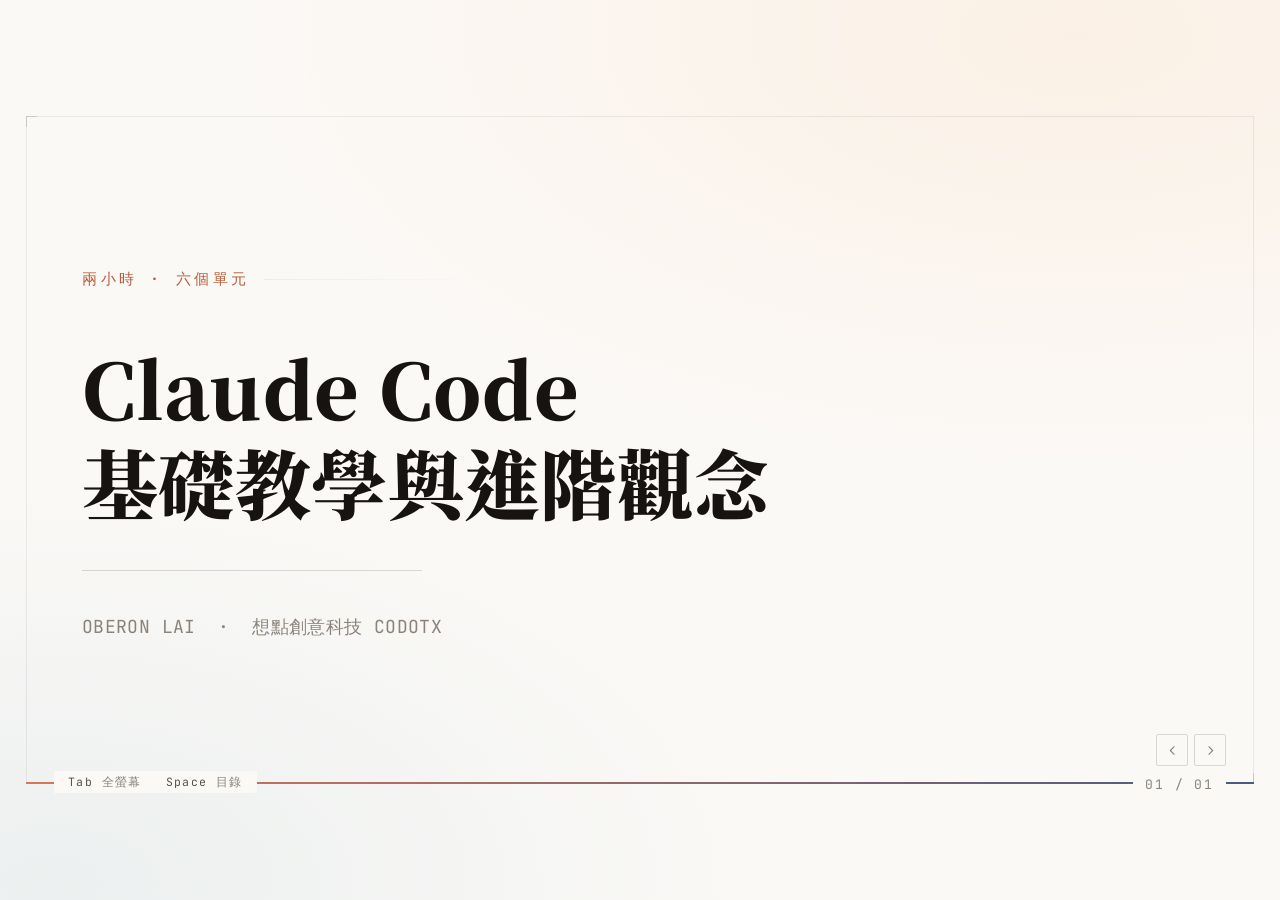
<file: index.html>
<!doctype html>
<html lang="zh-Hant">
<head>
<meta charset="utf-8">
<meta name="viewport" content="width=device-width,initial-scale=1">
<title>Claude Code 基礎教學與進階觀念</title>
<link rel="stylesheet" href="assets/deck.css">
</head>
<body data-unit-name="" data-next="toc.html" data-home="toc.html">
<div id="viewport"><div id="stage">

<section class="slide" data-sec="">
  <div class="stack g24">
    <div class="kicker r">兩小時 · 六個單元</div>
    <h1 class="r mega" style="--d:.08s; font-size:76px; line-height:1.24">Claude Code<br>基礎教學與進階觀念</h1>
    <div class="rule short r" style="--d:.3s; margin:16px 0"></div>
    <div class="note r" style="--d:.36s">OBERON LAI &nbsp;·&nbsp; 想點創意科技 CODOTX</div>
  </div>
</section>

</div></div>
<script src="assets/deck.js"></script>
</body>
</html>
</file>
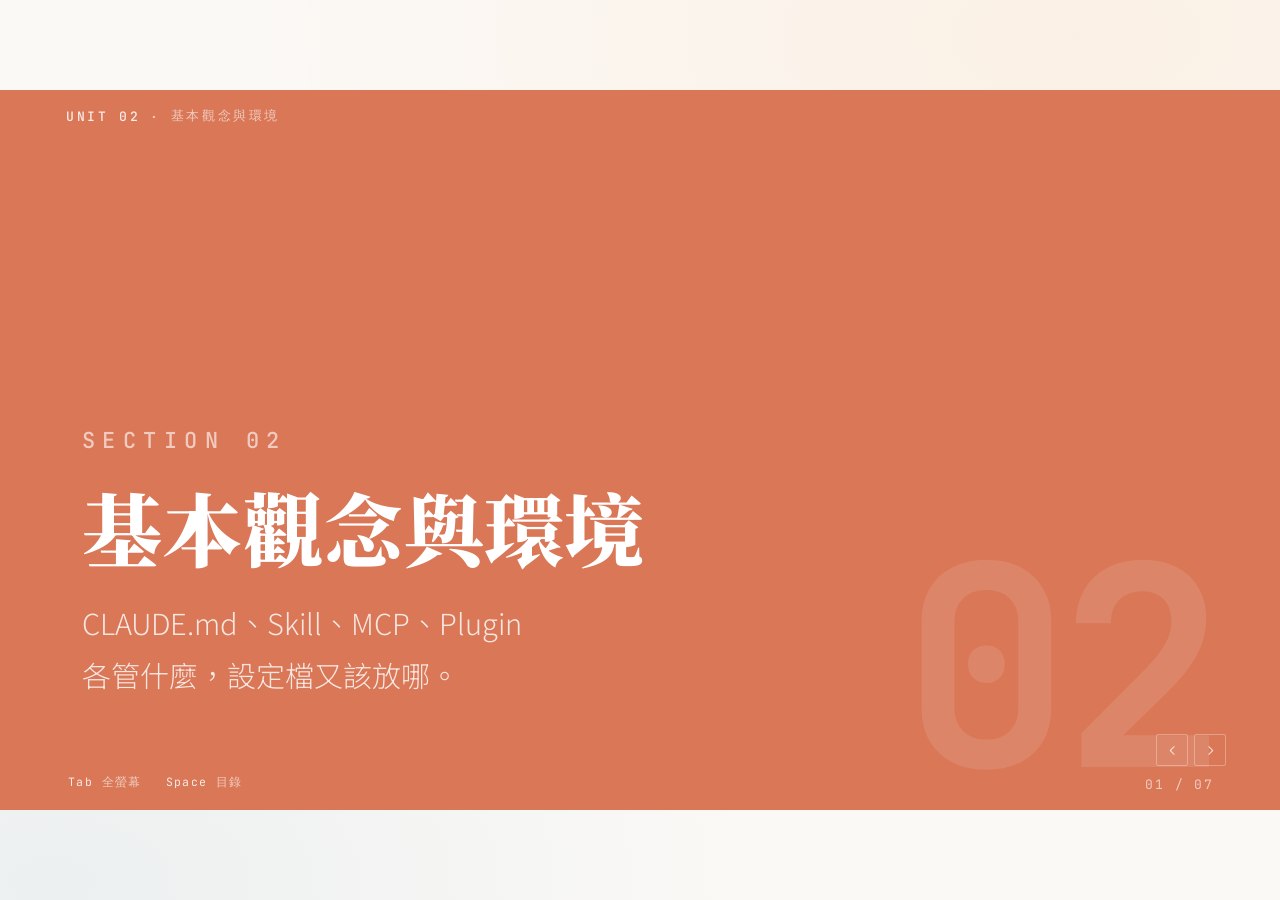
<file: 02-basics.html>
<!doctype html>
<html lang="zh-Hant">
<head>
<meta charset="utf-8">
<meta name="viewport" content="width=device-width,initial-scale=1">
<title>UNIT 02 基本觀念與環境｜Claude Code 基礎教學與進階觀念</title>
<link rel="stylesheet" href="assets/deck.css">
</head>
<body data-unit="02" data-unit-name="基本觀念與環境" data-prev="01-checkup.html" data-next="03-session.html" data-home="toc.html">
<div id="viewport"><div id="stage">

<section class="slide sec o" data-sec="基本觀念與環境">
  <div class="ghostno">02</div>
  <div class="secno r">SECTION 02</div>
  <h1 class="r mega" style="--d:.12s; font-size:80px">基本觀念與環境</h1>
  <p class="lead r" style="--d:.24s; margin-top:22px">CLAUDE.md、Skill、MCP、Plugin<br>各管什麼，設定檔又該放哪。</p>
</section>
<section class="slide" data-sec="四層分工：先分兩類">
  <h1 class="r h1s" style="--d:.08s; font-size:46px; margin-bottom:30px">每次都載入的要短，用到才載入的可以長。</h1>
  <div class="cols c-2 r" style="--d:.18s; gap:44px">
    <div class="stack g16">
      <div class="code dark" style="font-size:30px; padding:20px 26px"><span class="k">每次都載入</span></div>
      <p class="body" style="font-size:23px"><b>CLAUDE.md</b>、記憶檔。<br>每一輪都在花錢背它，只放不會變的事實。</p>
    </div>
    <div class="stack g16">
      <div class="code dark" style="font-size:30px; padding:20px 26px"><span style="color:#9FB6E8">用到才載入</span></div>
      <p class="body" style="font-size:23px"><b>Skill</b>、MCP / Plugin。<br>被叫到才進 context，平常零成本。</p>
    </div>
  </div>
</section>
<section class="slide" data-sec="事實 vs 流程">
  <h1 class="r h1s" style="--d:.08s; font-size:46px; margin-bottom:30px">每次都要知道的是事實，用到才要的是流程。</h1>
  <div class="cols c-2 r" style="--d:.18s; gap:44px">
    <div class="stack g16">
      <div class="code dark" style="font-size:30px; padding:20px 26px"><span class="k">CLAUDE.md</span></div>
      <p class="body" style="font-size:23px">「我叫小賴」「所有回覆用繁體中文」<br><b>每次都要知道，而且很短。</b></p>
    </div>
    <div class="stack g16">
      <div class="code dark" style="font-size:30px; padding:20px 26px"><span style="color:#9FB6E8">Skill</span></div>
      <p class="body" style="font-size:23px">「先幫我清查老站的文章有哪些類型」<br><b>用到那件事才需要載入。</b></p>
    </div>
  </div>
</section>
<section class="slide" data-sec="Skill 放哪裡">
  <h1 class="r h1s" style="--d:.08s; font-size:46px; margin-bottom:30px">只有一個專案在用的流程，就放專案裡。</h1>
  <div class="cols c-2 r" style="--d:.18s; gap:44px">
    <div class="stack g16">
      <div class="code dark" style="font-size:30px; padding:20px 26px"><span class="k">~/.claude/skills/</span></div>
      <p class="body" style="font-size:23px"><b>全域。</b>每個專案都吃得到，<br>但所有專案都要分攤它的描述額度。</p>
    </div>
    <div class="stack g16">
      <div class="code dark" style="font-size:30px; padding:20px 26px"><span style="color:#9FB6E8">.claude/skills/</span></div>
      <p class="body" style="font-size:23px"><b>專案內。</b>跟著 repo 走、可以 commit，<br>不干擾別的案子。</p>
    </div>
  </div>
</section>
<section class="slide" data-sec="記憶的三個來源">
  <h1 class="r h1s" style="--d:.08s; font-size:46px; margin-bottom:30px">記錯的記憶，比沒有記憶更貴。</h1>
  <div class="tri r" style="--d:.18s">
    <div>
      <div class="ico"><svg viewBox="0 0 24 24"><path d="M4 4h16v16H4zM8 9h8M8 13h5"/></svg></div>
      <h3>CLAUDE.md</h3>
      <p>你手寫的事實。永久、可版控、每次載入。</p>
    </div>
    <div>
      <div class="ico"><svg viewBox="0 0 24 24"><path d="M12 3a9 9 0 1 0 9 9M12 7v5l3 2"/></svg></div>
      <h3>auto memory</h3>
      <p>Claude 自己記下的。方便，但要偶爾回頭看它記了什麼。</p>
    </div>
    <div>
      <div class="ico"><svg viewBox="0 0 24 24"><path d="M6 3h9l3 3v15H6zM9 12h6M9 16h6"/></svg></div>
      <h3>/memory</h3>
      <p>手動編輯記憶的入口。要改、要刪就從這裡進去。</p>
    </div>
  </div>
</section>
<section class="slide" data-sec="WordPress 專案的設定檔">
  <h1 class="r h1s" style="--d:.08s; font-size:46px; margin-bottom:30px">共用的工具放全域，特殊狀況的放專案設定檔。</h1>
  <div class="code dark r" style="--d:.18s; font-size:18px; line-height:2.0;">
<span class="w">my-plugin/</span><br>
├─ <span class="k">CLAUDE.md</span>　　　　　　　　<span class="c">專案事實：架構、規範</span><br>
└─ <span class="w">.claude/</span><br>
　　├─ <span class="k">settings.json</span>　　　　<span class="c">可 commit，團隊共用</span><br>
　　├─ <span class="w">settings.local.json</span>　<span class="c">個人設定，別進版控</span><br>
　　├─ <span class="k">skills/</span>　　　　　　　<span class="c">這個外掛專屬的流程</span><br>
　　└─ <span class="w">agents/</span>　　　　　　　<span class="c">subagent 定義</span>
  </div>
</section>
<section class="slide" data-sec="反問｜輪到你">
  <h1 class="r h1s" style="--d:.08s; font-size:46px; margin-bottom:30px">你的 skill 有幾個放在全域？</h1>
  <div class="quote b r" style="--d:.18s">
    <p style="font-size:28px">其中有幾個，其實<b>只有一個專案在用</b>？<br>那幾個，今天就可以搬進專案裡。</p>
  </div>
</section>

</div></div>
<script src="assets/deck.js"></script>
</body>
</html>
</file>
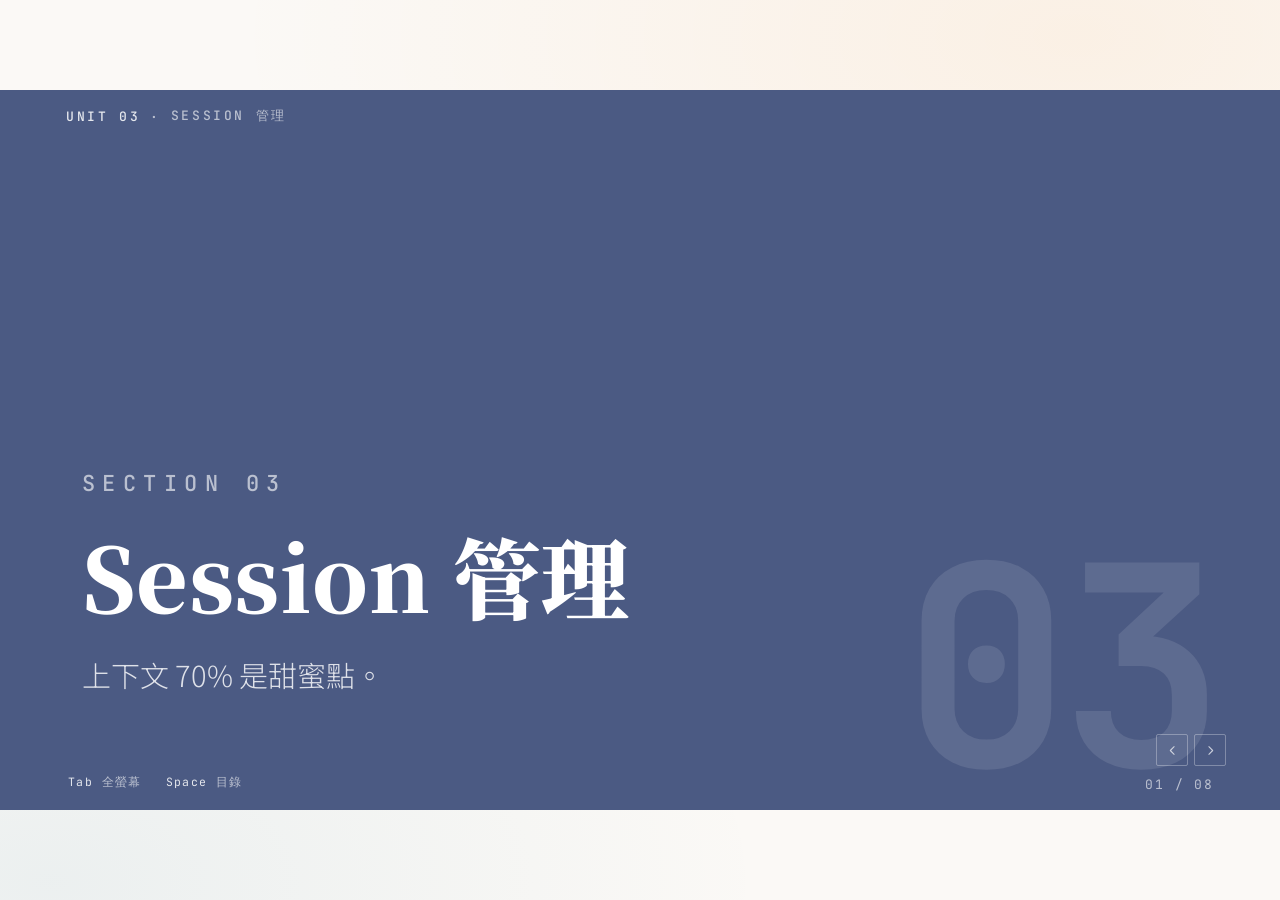
<file: 03-session.html>
<!doctype html>
<html lang="zh-Hant">
<head>
<meta charset="utf-8">
<meta name="viewport" content="width=device-width,initial-scale=1">
<title>UNIT 03 Session 管理｜Claude Code 基礎教學與進階觀念</title>
<link rel="stylesheet" href="assets/deck.css">
</head>
<body data-unit="03" data-unit-name="Session 管理" data-prev="02-basics.html" data-next="04-subagent-hook.html" data-home="toc.html">
<div id="viewport"><div id="stage">

<section class="slide sec b" data-sec="Session 管理">
  <div class="ghostno">03</div>
  <div class="secno r">SECTION 03</div>
  <h1 class="r mega" style="--d:.12s">Session 管理</h1>
  <p class="lead r" style="--d:.24s; margin-top:22px">上下文 70% 是甜蜜點。</p>
</section>
<section class="slide" data-sec="命名、resume、branch">
  <h1 class="r h1s" style="--d:.08s; font-size:46px; margin-bottom:30px">一個任務一條 session，做完就換新的。</h1>
  <div class="steps r" style="--d:.18s">
    <div class="it"><div class="no">1</div><div><div class="tx"><span class="hl">/rename</span>　給對話一個名字</div><div class="sb">「plugin-v2.3-release」比「Untitled」好找一百倍</div></div></div>
    <div class="it b"><div class="no">2</div><div><div class="tx"><span class="hl b">/resume</span>　挑一個舊對話接著做</div><div class="sb">昨天的脈絡整包回來，不用重講背景</div></div></div>
    <div class="it"><div class="no">3</div><div><div class="tx"><span class="hl">/branch</span>　從中間岔出一條新線</div><div class="sb">複製整段對話再分開走，原本那條不會被弄髒</div></div></div>
  </div>
</section>
<section class="slide" data-sec="rewind 與 checkpoint">
  <h1 class="r h1s" style="--d:.08s; font-size:46px; margin-bottom:30px">對話自己能倒帶。</h1>
  <div class="code dark r" style="--d:.18s; font-size:19px; line-height:2.05;">
<span class="c">// Claude Code 每次改檔前都存一個 checkpoint</span><br>
<span class="c">// 按 Esc Esc，或打 /rewind，挑一個點回去：</span><br>
<br>
<span class="k">▸</span> <span class="w">只退對話</span>　　程式碼保留<br>
<span class="k">▸</span> <span class="w">只退檔案</span>　　對話保留<br>
<span class="k">▸</span> <span class="w">兩個都退</span>　　整段重來
  </div>
</section>
<section class="slide" data-sec="跨 session 傳訊息">
  <h1 class="r h1s" style="--d:.08s; font-size:46px; margin-bottom:30px">用 <span class="hl">@</span> 點名另一個 session，把問題丟過去。</h1>
  <div class="code dark r" style="--d:.18s; font-size:18px; line-height:2.1;">
<span class="c">// 你在 frontend 這條，需要後端先定案</span><br>
<span class="k">@api-refactor</span> <span class="w">你那邊的 endpoint 定案了嗎？</span><br>
<br>
<span class="c">// 訊息直接送進那條 session，它回完你再繼續</span><br>
<span class="w">POST /v1/orders，欄位清單我寫在 docs/api.md</span>
  </div>
</section>
<section class="slide" data-sec="context 要盯著看">
  <h1 class="r h1s" style="--d:.08s; font-size:46px; margin-bottom:30px">context 滿了不會停，它會<span class="hl">自己砍掉前面</span>。</h1>
  <div class="pipe r" style="--d:.18s">
    <div class="node o"><div class="t">70% 以下</div><div class="s">正常做事</div></div>
    <div class="arw"><svg viewBox="0 0 24 24"><path d="M4 12h15M13 6l6 6-6 6"/></svg></div>
    <div class="node b"><div class="t">70–85%</div><div class="s">找段落收尾</div></div>
    <div class="arw"><svg viewBox="0 0 24 24"><path d="M4 12h15M13 6l6 6-6 6"/></svg></div>
    <div class="node b"><div class="t">85% 以上</div><div class="s">compact 或開新的</div></div>
  </div>
</section>
<section class="slide" data-sec="compact 還是 clear">
  <h1 class="r h1s" style="--d:.08s; font-size:46px; margin-bottom:30px">接下來要做的事，需不需要剛剛那些脈絡？</h1>
  <div class="cols c-2 r" style="--d:.18s; gap:44px">
    <div class="stack g16">
      <div class="code dark" style="font-size:30px; padding:20px 26px"><span class="k">/compact</span></div>
      <p class="body" style="font-size:23px"><b>壓縮，不是清空。</b>同一件事還沒做完，<br>但快撐不住了。</p>
    </div>
    <div class="stack g16">
      <div class="code dark" style="font-size:30px; padding:20px 26px"><span style="color:#9FB6E8">/clear</span></div>
      <p class="body" style="font-size:23px"><b>整個倒掉。</b>換題目了，<br>留著舊脈絡只會干擾判斷。</p>
    </div>
  </div>
</section>
<section class="slide" data-sec="output style：改的是怎麼講">
  <h1 class="r h1s" style="--d:.08s; font-size:46px; margin-bottom:30px">同一個答案，可以有不同講法。</h1>
  <div class="code dark r" style="--d:.18s; font-size:18px; line-height:2.0;">
<span class="c">// 打 /output-style 切換，也可以自己寫一份存起來：</span><br>
<span class="c">~/.claude/output-styles/teaching.md</span><br>
<span class="k">---</span><br>
<span class="k">name:</span> <span class="w">teaching</span><br>
<span class="k">description:</span> <span class="w">邊做邊解釋，給學員看</span><br>
<span class="k">---</span><br>
<span class="w">每改一個檔案，先講一句為什麼要改。</span>
  </div>
</section>
<section class="slide" data-sec="反問｜輪到你">
  <h1 class="r h1s" style="--d:.08s; font-size:46px; margin-bottom:30px">你上一次打 /clear 是什麼時候？</h1>
  <div class="quote b r" style="--d:.18s">
    <p style="font-size:28px">還是一條對話從早用到晚？<br><b>換題目了，就該換一條 session。</b></p>
  </div>
</section>

</div></div>
<script src="assets/deck.js"></script>
</body>
</html>
</file>
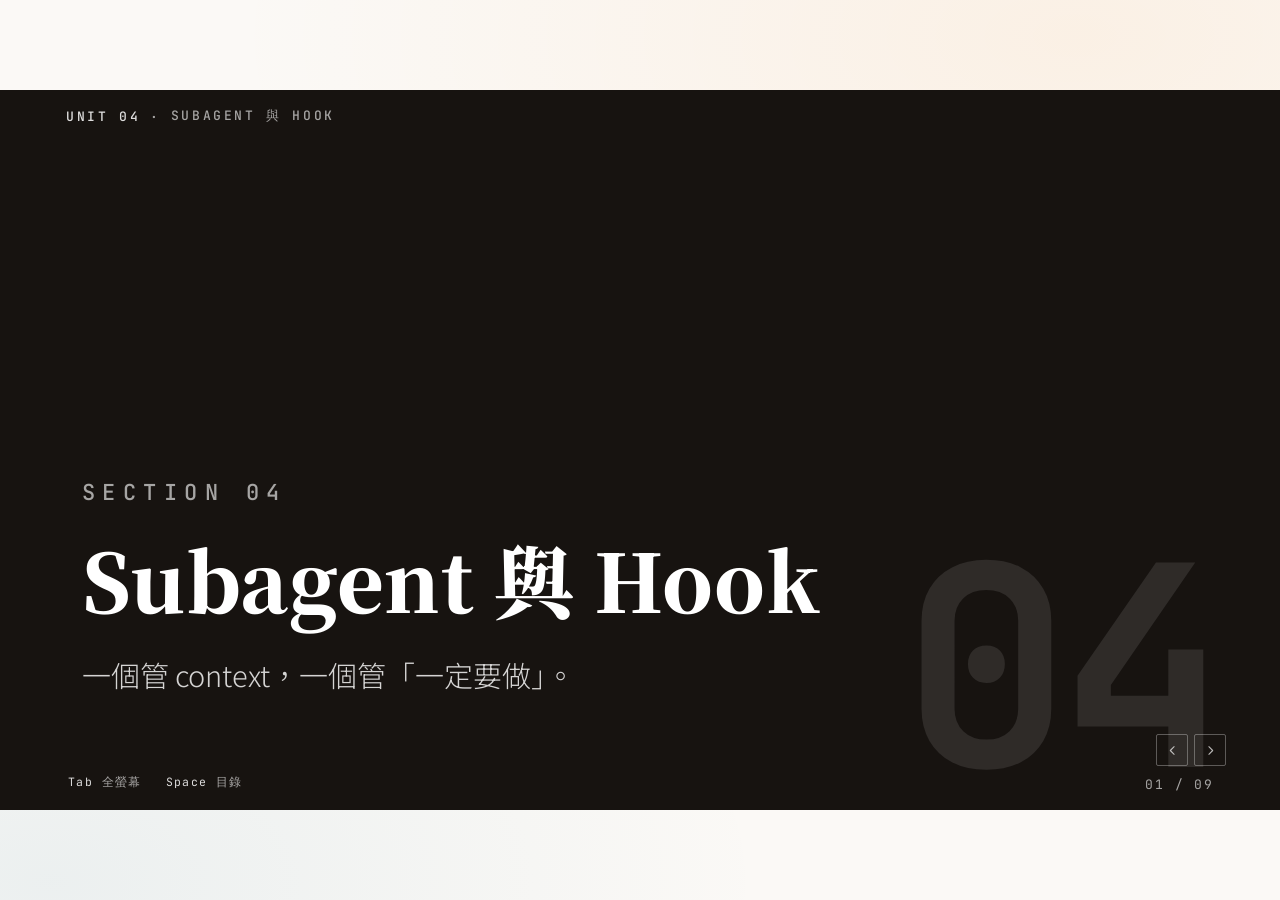
<file: 04-subagent-hook.html>
<!doctype html>
<html lang="zh-Hant">
<head>
<meta charset="utf-8">
<meta name="viewport" content="width=device-width,initial-scale=1">
<title>UNIT 04 Subagent 與 Hook｜Claude Code 基礎教學與進階觀念</title>
<link rel="stylesheet" href="assets/deck.css">
</head>
<body data-unit="04" data-unit-name="Subagent 與 Hook" data-prev="03-session.html" data-next="05-skill.html" data-home="toc.html">
<div id="viewport"><div id="stage">

<section class="slide sec k" data-sec="Subagent 與 Hook">
  <div class="ghostno">04</div>
  <div class="secno r">SECTION 04</div>
  <h1 class="r mega" style="--d:.12s; font-size:80px">Subagent 與 Hook</h1>
  <p class="lead r" style="--d:.24s; margin-top:22px">一個管 context，一個管「一定要做」。</p>
</section>
<section class="slide" data-sec="兩件事，別混在一起">
  <h1 class="r h1s" style="--d:.08s; font-size:46px; margin-bottom:30px"><span class="hl">subagent</span> 省空間，<span class="hl b">hook</span> 保證做。</h1>
  <div class="cols c-2 r" style="--d:.18s; gap:44px">
    <div class="stack g16">
      <div class="code dark" style="font-size:30px; padding:20px 26px"><span class="k">Subagent</span></div>
      <p class="body" style="font-size:23px">解的是<b>「context 被塞爆」</b>。<br>調查、翻檔案、跑測試的雜訊，留在別的地方。</p>
    </div>
    <div class="stack g16">
      <div class="code dark" style="font-size:30px; padding:20px 26px"><span style="color:#9FB6E8">Hook</span></div>
      <p class="body" style="font-size:23px">解的是<b>「模型會跳過」</b>。<br>不靠自覺，由外面的程式強制執行。</p>
    </div>
  </div>
</section>
<section class="slide" data-sec="Subagent 怎麼運作">
  <h1 class="r h1s" style="--d:.08s; font-size:46px; margin-bottom:30px">過程中讀進去的幾萬 token，不會回到主對話。</h1>
  <div class="pipe r" style="--d:.18s">
    <div class="node o"><div class="t">主對話</div><div class="s">只留下結論</div></div>
    <div class="arw"><svg viewBox="0 0 24 24"><path d="M4 12h15M13 6l6 6-6 6"/></svg></div>
    <div class="node b"><div class="t">Subagent</div><div class="s">翻 40 個檔、跑測試</div></div>
    <div class="arw"><svg viewBox="0 0 24 24"><path d="M4 12h15M13 6l6 6-6 6"/></svg></div>
    <div class="node b"><div class="t">回報</div><div class="s">一段摘要，幾百 token</div></div>
  </div>
</section>
<section class="slide" data-sec="什麼該丟給 subagent">
  <h1 class="r h1s" style="--d:.08s; font-size:46px; margin-bottom:30px">過程不重要、只要結論的，就丟給 subagent。</h1>
  <div class="tri r" style="--d:.18s">
    <div>
      <div class="ico"><svg viewBox="0 0 24 24"><path d="M11 18a7 7 0 1 0 0-14 7 7 0 0 0 0 14zM20 20l-4-4"/></svg></div>
      <h3>調查型</h3>
      <p>「這個 hook 在哪註冊的？」翻一堆檔，只要答案。</p>
    </div>
    <div>
      <div class="ico"><svg viewBox="0 0 24 24"><path d="M5 13l4 4 10-10"/></svg></div>
      <h3>驗證型</h3>
      <p>跑 PHPCS、跑測試。輸出很長，結論只有過或不過。</p>
    </div>
    <div>
      <div class="ico"><svg viewBox="0 0 24 24"><path d="M4 6h16M4 12h16M4 18h16"/></svg></div>
      <h3>不要丟的</h3>
      <p>需要來回討論、逐步確認的設計工作，<b>留在主對話。</b></p>
    </div>
  </div>
</section>
<section class="slide" data-sec="為什麼需要 Hook">
  <h1 class="r h1s" style="--d:.08s; font-size:46px; margin-bottom:30px">寫在 prompt 裡的規則，本質都是<span class="hl">建議</span>。</h1>
  <div class="quote r" style="--d:.18s">
    <p style="font-size:28px">「改完 PHP 一定要跑 PHPCS」——<br><b>九次會做，第十次趕時間就跳過了。</b></p>
  </div>
</section>
<section class="slide" data-sec="升級階梯：一條規則三種強度">
  <h1 class="r h1s" style="--d:.08s; font-size:46px; margin-bottom:30px">Hook 不是模型決定要跑，<span class="hl">是它沒得選</span>。</h1>
  <div class="pipe r" style="--d:.18s">
    <div class="node o"><div class="t">寫進 CLAUDE.md</div><div class="s">最弱 · 可能被忽略</div></div>
    <div class="arw"><svg viewBox="0 0 24 24"><path d="M4 12h15M13 6l6 6-6 6"/></svg></div>
    <div class="node b"><div class="t">寫進 SKILL.md</div><div class="s">中等 · 載入時才看得到</div></div>
    <div class="arw"><svg viewBox="0 0 24 24"><path d="M4 12h15M13 6l6 6-6 6"/></svg></div>
    <div class="node b"><div class="t">做成 Hook</div><div class="s">最強 · 由程式執行</div></div>
  </div>
</section>
<section class="slide" data-sec="常用的 Hook 事件">
  <h1 class="r h1s" style="--d:.08s; font-size:46px; margin-bottom:30px">動作前能擋，動作後能驗。</h1>
  <div class="code dark r" style="--d:.18s; font-size:18px; line-height:2.0;">
<span class="k">PreToolUse</span>　　　　<span class="c">動作前 · 可以擋下來</span><br>
<span class="k">PostToolUse</span>　　　 <span class="c">動作後 · 自動跑檢查</span><br>
<span class="k">SessionStart</span>　　　<span class="c">開場 · 載入環境資訊</span><br>
<span class="k">Stop</span>　　　　　　　<span class="c">收尾 · 最後一道驗收</span><br>
<span class="k">UserPromptSubmit</span>　<span class="c">送出前 · 補脈絡或擋</span><br>
<br>
<span class="c">// 回傳非零結束碼，Claude 就會看到錯誤並修正</span>
  </div>
</section>
<section class="slide" data-sec="Hook 實例：改完自動跑 PHPCS">
  <h1 class="r h1s" style="--d:.08s; font-size:46px; margin-bottom:30px">改完 PHP 自動跑 PHPCS，不過就退回去修。</h1>
  <div class="code dark r" style="--d:.18s; font-size:18px; line-height:2.0;">
<span class="k">"PostToolUse"</span>: [{<br>
　<span class="k">"matcher"</span>: <span class="w">"Edit|Write"</span>,<br>
　<span class="k">"hooks"</span>: [{ <span class="k">"type"</span>: <span class="w">"command"</span>,<br>
　　<span class="k">"command"</span>: <span class="w">"./.claude/hooks/phpcs-check.sh"</span> }]<br>
}]
  </div>
</section>
<section class="slide" data-sec="反問｜輪到你">
  <h1 class="r h1s" style="--d:.08s; font-size:46px; margin-bottom:30px">你最常被跳過的規則是哪一條？</h1>
  <div class="quote b r" style="--d:.18s">
    <p style="font-size:28px">那條規則現在寫在哪裡 —— CLAUDE.md、SKILL.md，<br>還是已經做成 <b>hook</b>？</p>
  </div>
</section>

</div></div>
<script src="assets/deck.js"></script>
</body>
</html>
</file>
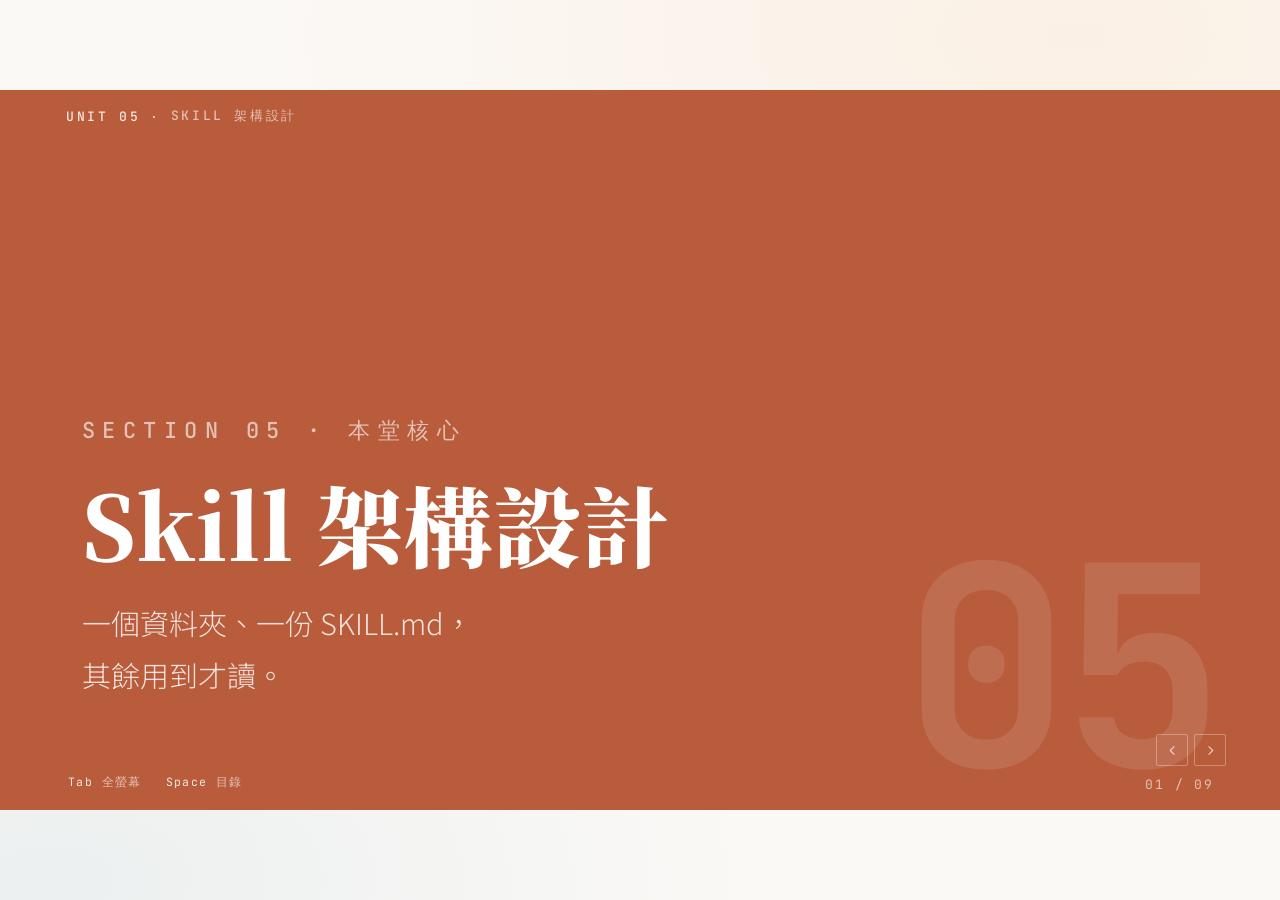
<file: 05-skill.html>
<!doctype html>
<html lang="zh-Hant">
<head>
<meta charset="utf-8">
<meta name="viewport" content="width=device-width,initial-scale=1">
<title>UNIT 05 Skill 架構設計｜Claude Code 基礎教學與進階觀念</title>
<link rel="stylesheet" href="assets/deck.css">
</head>
<body data-unit="05" data-unit-name="Skill 架構設計" data-prev="04-subagent-hook.html" data-next="06-parallel.html" data-home="toc.html">
<div id="viewport"><div id="stage">

<section class="slide sec od" data-sec="Skill 架構設計">
  <div class="ghostno">05</div>
  <div class="secno r">SECTION 05 · 本堂核心</div>
  <h1 class="r mega" style="--d:.12s">Skill 架構設計</h1>
  <p class="lead r" style="--d:.24s; margin-top:22px">一個資料夾、一份 SKILL.md，<br>其餘用到才讀。</p>
</section>
<section class="slide" data-sec="一個 Skill 長什麼樣">
  <h1 class="r h1s" style="--d:.08s; font-size:46px; margin-bottom:30px">一個 skill 就是一個資料夾。</h1>
  <div class="code dark r" style="--d:.18s; font-size:18px; line-height:2.0;">
<span class="w">.claude/skills/</span><br>
└─ <span class="k">plugin-release/</span>　　　<span class="c">資料夾名＝skill 名</span><br>
　　├─ <span class="k">SKILL.md</span>　　　　<span class="c">唯一必要的檔案</span><br>
　　├─ <span class="w">checklist.md</span>　　<span class="c">附屬檔，要用才讀</span><br>
　　└─ <span class="w">steps/</span><br>
　　　　├─ <span class="w">01-version.md</span><br>
　　　　└─ <span class="w">02-svn.md</span>
  </div>
</section>
<section class="slide" data-sec="SKILL.md 的組成">
  <h1 class="r h1s" style="--d:.08s; font-size:46px; margin-bottom:30px">上半決定「什麼時候被叫到」，下半才是「做什麼」。</h1>
  <div class="code dark r" style="--d:.18s; font-size:18px; line-height:2.0;">
<span class="k">---</span>　　　　　　　　　　　　　　<span class="c">← 上半：frontmatter（YAML）</span><br>
<span class="k">name:</span> <span class="w">plugin-release</span><br>
<span class="k">description:</span> <span class="w">外掛發版流程。使用者說「發版」時用。</span><br>
<span class="k">---</span><br>
<br>
<span class="w">## 步驟</span>　　　　　　　　　　　　<span class="c">← 下半：本文（Markdown）</span><br>
<span class="w">1. 確認版本號 → 細節見 steps/01-version.md</span>
  </div>
</section>
<section class="slide" data-sec="frontmatter 有哪些欄位">
  <h1 class="r h1s" style="--d:.08s; font-size:46px; margin-bottom:30px"><span class="hl">description</span> 這句話，決定它被不被叫到。</h1>
  <div class="steps r" style="--d:.18s">
    <div class="it"><div class="no">必填</div><div><div class="tx"><span class="hl">name</span></div><div class="sb">跟資料夾同名，小寫加連字號</div></div></div>
    <div class="it b"><div class="no">必填</div><div><div class="tx"><span class="hl b">description</span></div><div class="sb">寫清楚「什麼情況會用到」，含糊就不會被叫</div></div></div>
    <div class="it"><div class="no">選填</div><div><div class="tx"><span class="hl">allowed-tools</span>　<span class="hl">disable-model-invocation</span></div><div class="sb">限制它能動的工具，或改成只有你打斜線才啟動</div></div></div>
  </div>
</section>
<section class="slide" data-sec="為什麼要拆成這樣">
  <h1 class="r h1s" style="--d:.08s; font-size:46px; margin-bottom:30px">用不到的段落，就不要花錢載進來。</h1>
  <div class="pipe r" style="--d:.18s">
    <div class="node o"><div class="t">平常</div><div class="s">只有 name＋description</div></div>
    <div class="arw"><svg viewBox="0 0 24 24"><path d="M4 12h15M13 6l6 6-6 6"/></svg></div>
    <div class="node b"><div class="t">被叫用時</div><div class="s">SKILL.md 本文才載入</div></div>
    <div class="arw"><svg viewBox="0 0 24 24"><path d="M4 12h15M13 6l6 6-6 6"/></svg></div>
    <div class="node b"><div class="t">需要細節時</div><div class="s">才去讀 steps/*.md</div></div>
  </div>
</section>
<section class="slide" data-sec="三次載入，三種寫法">
  <h1 class="r h1s" style="--d:.08s; font-size:46px; margin-bottom:30px">常駐的寫觸發情境，本文留導航，細節丟外部檔。</h1>
  <div class="tri r" style="--d:.18s">
    <div>
      <div class="ico"><svg viewBox="0 0 24 24"><path d="M11 18a7 7 0 1 0 0-14 7 7 0 0 0 0 14zM20 20l-4-4"/></svg></div>
      <h3>description</h3>
      <p>寫<b>觸發情境</b>，不是功能介紹。它一直常駐在 context 裡。</p>
    </div>
    <div>
      <div class="ico"><svg viewBox="0 0 24 24"><path d="M4 6h16M4 12h10M4 18h7"/></svg></div>
      <h3>SKILL.md 本文</h3>
      <p>只留<b>階段與判斷點</b>。看得出在哪一步、下一步讀哪個檔。</p>
    </div>
    <div>
      <div class="ico"><svg viewBox="0 0 24 24"><path d="M6 3h9l3 3v15H6zM9 12h6M9 16h6"/></svg></div>
      <h3>附屬檔</h3>
      <p>長範例、指令清單、規格表。<b>要用才讀，平常零成本。</b></p>
    </div>
  </div>
</section>
<section class="slide" data-sec="抽成 Skill 還是附屬檔">
  <h1 class="r h1s" style="--d:.08s; font-size:46px; margin-bottom:30px">會被第二個地方用到，才獨立成 skill。</h1>
  <div class="code dark r" style="--d:.18s; font-size:17px; line-height:2.05;">
<span class="w">.claude/skills/</span><br>
├─ <span class="k">plugin-release/</span>　　　　<span class="c">外掛發版流程</span><br>
│　　├─ <span class="w">SKILL.md</span><br>
│　　└─ <span class="w">steps/02-svn.md</span>　　<span class="c">只有發版讀得到 → 留成附屬檔</span><br>
│<br>
└─ <span class="k">wp-i18n/</span>　　　　　　　　<span class="c">翻譯流程</span><br>
　　　└─ <span class="w">SKILL.md</span>　　　　　<span class="c">外掛、佈景都要叫 → 獨立成 skill</span>
  </div>
</section>
<section class="slide" data-sec="不可逆操作的保護">
  <h1 class="r h1s" style="--d:.08s; font-size:46px; margin-bottom:30px">三層一起上，任何一層單獨都不夠。</h1>
  <div class="tri r" style="--d:.18s">
    <div>
      <div class="ico"><svg viewBox="0 0 24 24"><path d="M6 11V8a6 6 0 0 1 12 0v3M5 11h14v10H5z"/></svg></div>
      <h3>入口鎖死</h3>
      <p><b>disable-model-invocation: true</b><br>只有你本人打斜線才動得了。</p>
    </div>
    <div>
      <div class="ico"><svg viewBox="0 0 24 24"><path d="M4 6h16M4 12h10M4 18h7"/></svg></div>
      <h3>工具限縮</h3>
      <p><b>allowed-tools</b> 只開必要的幾個，不給它多餘的手。</p>
    </div>
    <div>
      <div class="ico"><svg viewBox="0 0 24 24"><path d="M12 4l9 16H3zM12 10v4M12 17h.01"/></svg></div>
      <h3>Hook 把關</h3>
      <p>PreToolUse 攔危險指令。<b>不靠模型自覺。</b></p>
    </div>
  </div>
</section>
<section class="slide" data-sec="反問｜輪到你">
  <h1 class="r h1s" style="--d:.08s; font-size:46px; margin-bottom:30px">你最肥的 SKILL.md 有幾行？</h1>
  <div class="quote b r" style="--d:.18s">
    <p style="font-size:28px">裡面有多少內容，是<b>這次根本用不到、卻照樣被載入</b>的？<br>那些就是該搬去外部檔的。</p>
  </div>
</section>

</div></div>
<script src="assets/deck.js"></script>
</body>
</html>
</file>
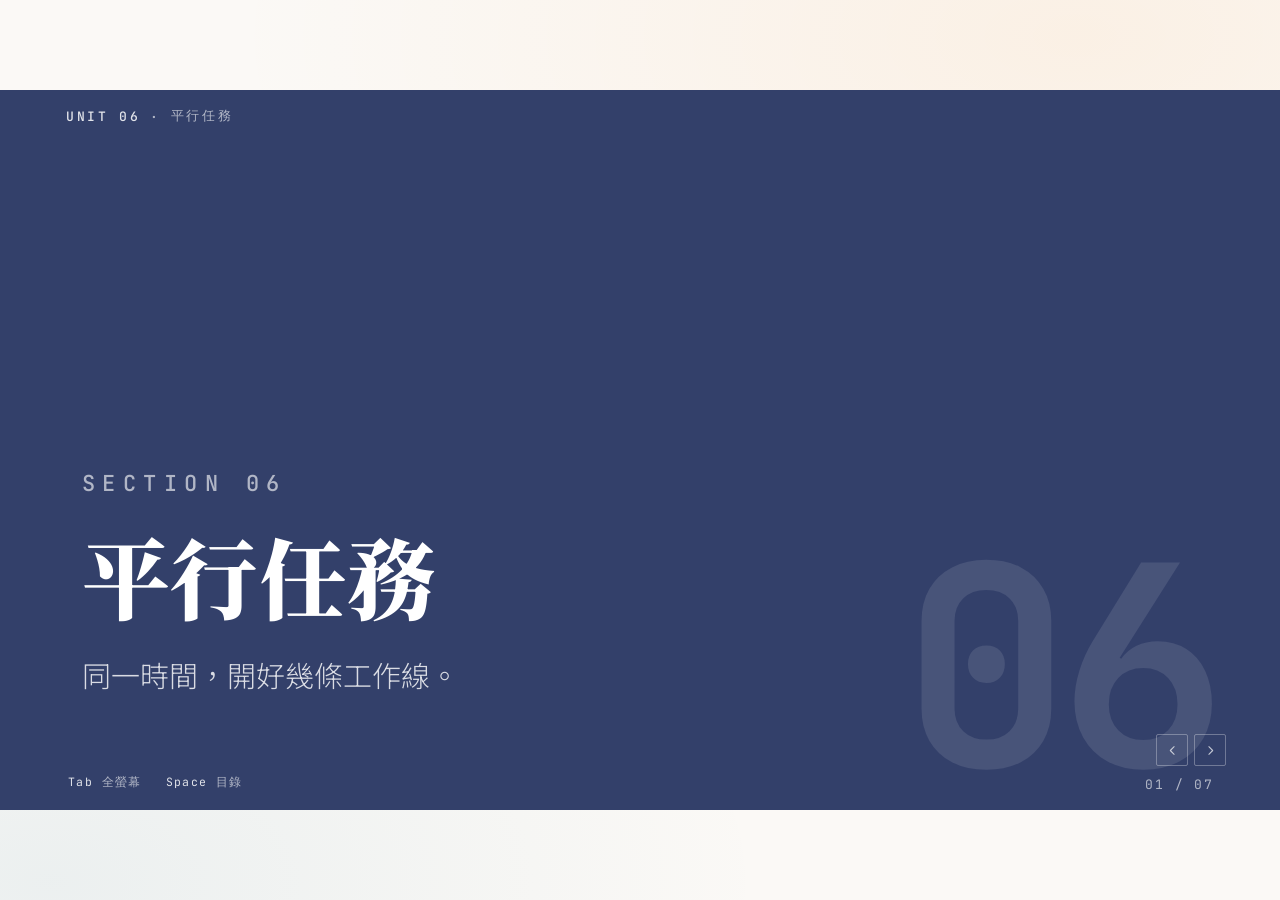
<file: 06-parallel.html>
<!doctype html>
<html lang="zh-Hant">
<head>
<meta charset="utf-8">
<meta name="viewport" content="width=device-width,initial-scale=1">
<title>UNIT 06 平行任務｜Claude Code 基礎教學與進階觀念</title>
<link rel="stylesheet" href="assets/deck.css">
</head>
<body data-unit="06" data-unit-name="平行任務" data-prev="05-skill.html" data-next="07-recap.html" data-home="toc.html">
<div id="viewport"><div id="stage">

<section class="slide sec bd" data-sec="平行任務">
  <div class="ghostno">06</div>
  <div class="secno r">SECTION 06</div>
  <h1 class="r mega" style="--d:.12s">平行任務</h1>
  <p class="lead r" style="--d:.24s; margin-top:22px">同一時間，開好幾條工作線。</p>
</section>
<section class="slide" data-sec="git worktree">
  <h1 class="r h1s" style="--d:.08s; font-size:46px; margin-bottom:30px">一個功能一條工作區，不用 stash、不用切分支。</h1>
  <div class="code dark r" style="--d:.18s; font-size:18px; line-height:2.05;">
<span class="c">// 同一個 repo，開三條各自獨立的工作區</span><br>
<span class="k">git worktree add</span> <span class="w">../feat-checkout  feat/checkout</span><br>
<span class="k">git worktree add</span> <span class="w">../feat-invoice   feat/invoice</span><br>
<span class="k">git worktree add</span> <span class="w">../fix-cron       fix/cron</span><br>
<br>
<span class="c">// 三條各跑各的 Claude Code，互不打架</span>
  </div>
</section>
<section class="slide" data-sec="worktree 什麼時候才需要">
  <h1 class="r h1s" style="--d:.08s; font-size:46px; margin-bottom:30px">線性流水線<span class="hl">不需要</span> worktree，硬開只是多開視窗。</h1>
  <div class="cols c-2 r" style="--d:.18s; gap:44px">
    <div class="stack g16">
      <div class="code dark" style="font-size:30px; padding:20px 26px"><span class="k">兩個客戶案同時跑</span></div>
      <p class="body" style="font-size:23px">兩條完全獨立，互不影響。</p>
    </div>
    <div class="stack g16">
      <div class="code dark" style="font-size:30px; padding:20px 26px"><span style="color:#9FB6E8">同一需求做三版</span></div>
      <p class="body" style="font-size:23px">並排比較，挑最好的那一版。</p>
    </div>
  </div>
</section>
<section class="slide" data-sec="goal 與排程指令">
  <h1 class="r h1s" style="--d:.08s; font-size:46px; margin-bottom:30px">完成條件寫得夠具體，它才會自己停。</h1>
  <div class="steps r" style="--d:.18s">
    <div class="it"><div class="no">1</div><div><div class="tx"><span class="hl">/goal</span>　設完成條件</div><div class="sb">每一輪獨立評估「達標了沒」，沒達標就繼續</div></div></div>
    <div class="it b"><div class="no">2</div><div><div class="tx"><span class="hl b">/loop</span>　固定間隔重跑</div><div class="sb">例：每 10 分鐘看一次 CI 過了沒</div></div></div>
    <div class="it"><div class="no">3</div><div><div class="tx"><span class="hl">/schedule</span>　排定時任務</div><div class="sb">例：每週一早上整理上週的 session 紀錄</div></div></div>
  </div>
</section>
<section class="slide" data-sec="dynamic workflow">
  <h1 class="r h1s" style="--d:.08s; font-size:46px; margin-bottom:30px">一支腳本，調度一整批 subagent。</h1>
  <div class="code dark r" style="--d:.18s; font-size:18px; line-height:2.05;">
<span class="c">// 六個面向平行審，每個發現再各自丟去驗證</span><br>
<span class="k">pipeline</span>(DIMENSIONS,<br>
　d =&gt; <span class="k">agent</span>(d.prompt),<br>
　r =&gt; <span class="k">parallel</span>(r.findings.map(verify))<br>
)<br>
<br>
<span class="c">// 很貴。要你明確開口才會跑，不是日常工具</span>
  </div>
</section>
<section class="slide" data-sec="三種平行，怎麼選">
  <h1 class="r h1s" style="--d:.08s; font-size:46px; margin-bottom:30px">先從 subagent 開始，workflow 少用。</h1>
  <div class="tri r" style="--d:.18s">
    <div>
      <div class="ico"><svg viewBox="0 0 24 24"><path d="M4 6h16M4 12h16M4 18h16"/></svg></div>
      <h3>Subagent</h3>
      <p>一次性的調查或驗證。<b>最常用，先從這個開始。</b></p>
    </div>
    <div>
      <div class="ico"><svg viewBox="0 0 24 24"><path d="M6 3v18M18 3v18M6 9h12"/></svg></div>
      <h3>Worktree</h3>
      <p>兩件事真的無關、要同時進行。</p>
    </div>
    <div>
      <div class="ico"><svg viewBox="0 0 24 24"><path d="M12 3v4M12 17v4M3 12h4M17 12h4M6 6l3 3M15 15l3 3M18 6l-3 3M9 15l-3 3"/></svg></div>
      <h3>Workflow</h3>
      <p>同一件事要從十幾個角度一起打。<b>少用。</b></p>
    </div>
  </div>
</section>
<section class="slide" data-sec="反問｜輪到你">
  <h1 class="r h1s" style="--d:.08s; font-size:46px; margin-bottom:30px">你手上有哪兩件事是真的可以同時跑的？</h1>
  <div class="quote b r" style="--d:.18s">
    <p style="font-size:28px">如果想不出來，<b>就先別開 worktree</b> —— <br>線性的工作硬開平行只是多開幾個視窗。</p>
  </div>
</section>

</div></div>
<script src="assets/deck.js"></script>
</body>
</html>
</file>
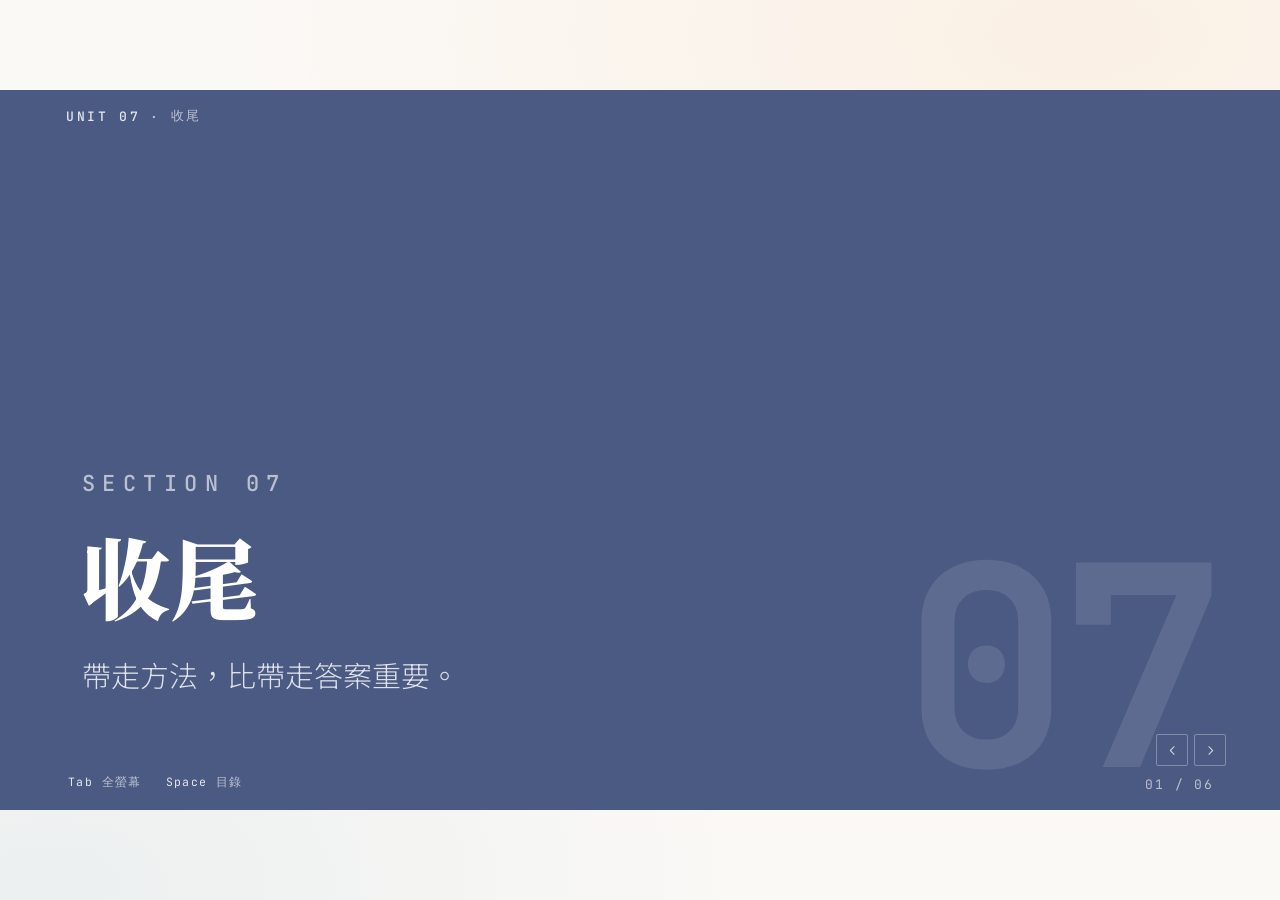
<file: 07-recap.html>
<!doctype html>
<html lang="zh-Hant">
<head>
<meta charset="utf-8">
<meta name="viewport" content="width=device-width,initial-scale=1">
<title>UNIT 07 收尾｜Claude Code 基礎教學與進階觀念</title>
<link rel="stylesheet" href="assets/deck.css">
</head>
<body data-unit="07" data-unit-name="收尾" data-prev="06-parallel.html" data-next="toc.html" data-home="toc.html">
<div id="viewport"><div id="stage">

<section class="slide sec b" data-sec="收尾">
  <div class="ghostno">07</div>
  <div class="secno r">SECTION 07</div>
  <h1 class="r mega" style="--d:.12s">收尾</h1>
  <p class="lead r" style="--d:.24s; margin-top:22px">帶走方法，比帶走答案重要。</p>
</section>
<section class="slide" data-sec="今天走過的三段">
  <h1 class="r h1s" style="--d:.08s; font-size:46px; margin-bottom:30px">量完再分工，最後才談放大。</h1>
  <div class="pipe r" style="--d:.18s">
    <div class="node o"><div class="t">先量</div><div class="s">skill-doctor 與 context</div></div>
    <div class="arw"><svg viewBox="0 0 24 24"><path d="M4 12h15M13 6l6 6-6 6"/></svg></div>
    <div class="node b"><div class="t">再分工</div><div class="s">事實／流程、session、hook、skill</div></div>
    <div class="arw"><svg viewBox="0 0 24 24"><path d="M4 12h15M13 6l6 6-6 6"/></svg></div>
    <div class="node b"><div class="t">最後放大</div><div class="s">worktree、排程、workflow</div></div>
  </div>
</section>
<section class="slide" data-sec="三句帶走的話">
  <h1 class="r h1s" style="--d:.08s; font-size:46px; margin-bottom:30px">規則要寫進設定，不是寫進 prompt。</h1>
  <div class="tri r" style="--d:.18s">
    <div>
      <div class="ico"><svg viewBox="0 0 24 24"><path d="M6 11V8a6 6 0 0 1 12 0v3M5 11h14v10H5z"/></svg></div>
      <h3>能擋的才算規則</h3>
      <p>寫進 prompt 的是建議，<b>寫進設定的才是規則。</b></p>
    </div>
    <div>
      <div class="ico"><svg viewBox="0 0 24 24"><path d="M3 12h4l3 8 4-16 3 8h4"/></svg></div>
      <h3>別載用不到的</h3>
      <p>用不到的段落就不要花錢載進來。<b>三次載入，三種寫法。</b></p>
    </div>
    <div>
      <div class="ico"><svg viewBox="0 0 24 24"><path d="M11 18a7 7 0 1 0 0-14 7 7 0 0 0 0 14zM20 20l-4-4"/></svg></div>
      <h3>description 決定一切</h3>
      <p>它寫得含糊，skill 就不會被叫到。<b>寫觸發情境。</b></p>
    </div>
  </div>
</section>
<section class="slide" data-sec="回去之後，一天做一項">
  <h1 class="r h1s" style="--d:.08s; font-size:46px; margin-bottom:30px">不要排在同一天，一天一項就好。</h1>
  <div class="steps r" style="--d:.18s">
    <div class="it"><div class="no">1</div><div><div class="tx">把全域裡只有一個專案在用的 skill 搬回專案</div><div class="sb">最快見效的一項，5 分鐘</div></div></div>
    <div class="it b"><div class="no">2</div><div><div class="tx">挑最肥的 SKILL.md 拆成導航 ＋ 外部檔</div><div class="sb">約 25 分鐘，拆完重跑 /skill-doctor 對照</div></div></div>
    <div class="it"><div class="no">3</div><div><div class="tx">把最常被跳過的規則做成 hook</div><div class="sb">把記性換成機制，約 20 分鐘</div></div></div>
  </div>
</section>
<section class="slide" data-sec="一個月後再健檢一次">
  <h1 class="r h1s" style="--d:.08s; font-size:46px; margin-bottom:30px">skill 會自己長回來，這是常態。</h1>
  <div class="code dark r" style="--d:.18s; font-size:19px; line-height:2.1;">
<span class="c">// 每個月固定跑一次，跟上次的數字比</span><br>
<span class="k">/skill-doctor</span>　　<span class="c">次數 0 的又長出幾個？</span><br>
<span class="k">/context</span>　　　　　<span class="c">Skills 與 MCP 佔比有沒有回升？</span><br>
<br>
<span class="c">// 沒驗證過的改動，不算做完</span>
  </div>
</section>
<section class="slide" data-sec="帶走這句">
  <div class="quote r" style="--d:.1s; max-width:1000px">
    <p style="font-size:34px">能寫進 <b>prompt</b> 的是建議，<br>能寫進 <b>設定</b> 的才是規則。</p>
  </div>
  <div class="rule short r" style="--d:.24s; margin:34px 0"></div>
  <div class="note r" style="--d:.3s">OBERON LAI &nbsp;·&nbsp; 想點創意科技 CODOTX &nbsp;·&nbsp; 按 <span class="hl">Space</span> 回課程大綱</div>
</section>

</div></div>
<script src="assets/deck.js"></script>
</body>
</html>
</file>
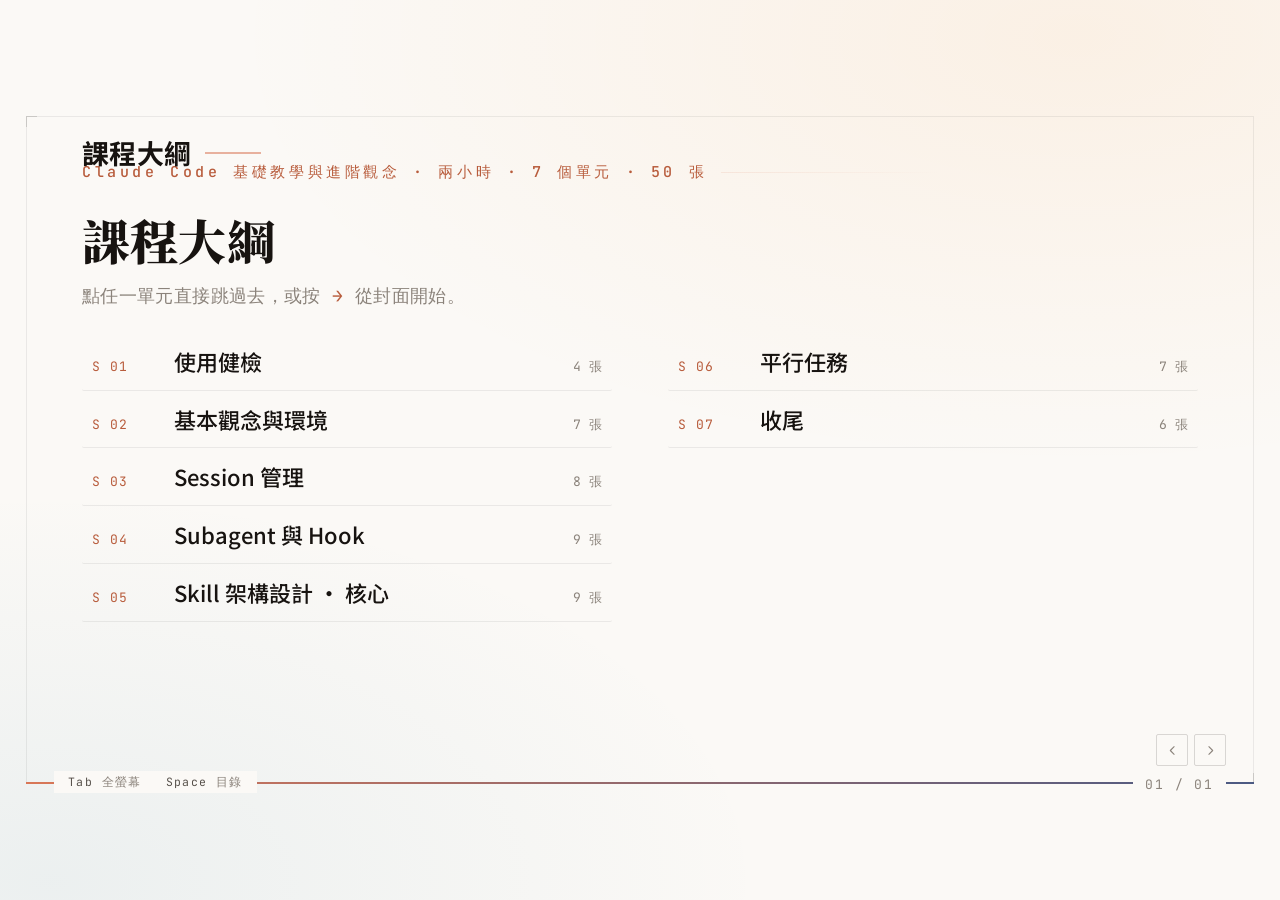
<file: toc.html>
<!doctype html>
<html lang="zh-Hant">
<head>
<meta charset="utf-8">
<meta name="viewport" content="width=device-width,initial-scale=1">
<title>課程大綱｜Claude Code 基礎教學與進階觀念</title>
<link rel="stylesheet" href="assets/deck.css">
</head>
<body data-unit-name="課程大綱" data-prev="index.html" data-next="01-checkup.html" data-home="toc.html">
<div id="viewport"><div id="stage">

<section class="slide top" data-sec="課程大綱" style="padding-top:72px">
  <div class="kicker r">Claude Code 基礎教學與進階觀念 · 兩小時 · 7 個單元 · 50 張</div>
  <h1 class="r" style="--d:.06s; font-size:48px; margin-bottom:10px">課程大綱</h1>
  <p class="note r" style="--d:.12s; margin-bottom:20px">點任一單元直接跳過去，或按 <span class="hl">→</span> 從封面開始。</p>

  <div class="toc r" style="--d:.2s">
    <a href="01-checkup.html"><span class="no">S 01</span><span class="nm">使用健檢</span><span class="mi">4 張</span></a>
    <a href="02-basics.html"><span class="no">S 02</span><span class="nm">基本觀念與環境</span><span class="mi">7 張</span></a>
    <a href="03-session.html"><span class="no">S 03</span><span class="nm">Session 管理</span><span class="mi">8 張</span></a>
    <a href="04-subagent-hook.html"><span class="no">S 04</span><span class="nm">Subagent 與 Hook</span><span class="mi">9 張</span></a>
    <a href="05-skill.html"><span class="no">S 05</span><span class="nm">Skill 架構設計 · 核心</span><span class="mi">9 張</span></a>
    <a href="06-parallel.html"><span class="no">S 06</span><span class="nm">平行任務</span><span class="mi">7 張</span></a>
    <a href="07-recap.html"><span class="no">S 07</span><span class="nm">收尾</span><span class="mi">6 張</span></a>
  </div>
</section>

</div></div>
<script src="assets/deck.js"></script>
</body>
</html>
</file>
<file: assets/deck.css>
@import url("https://fonts.googleapis.com/css2?family=JetBrains+Mono:wght@400;500;700&family=Noto+Sans+TC:wght@300;400;500;700;900&family=Noto+Serif+TC:wght@600;700;900&display=swap");

/* ═══════════════════════════════════════════════
   從停權到 Discord — 0829 桃園小聚簡報樣式
   舞台固定 1280 × 720，由 deck.js 等比縮放
   淺色極簡：暖白底 + Blogger 橘 + WordPress 藍
   章節首頁（.slide.sec）整頁滿版色塊，與內容頁完全分開
   ═══════════════════════════════════════════════ */

:root{
  /* 紙面 */
  --paper:   #FBF9F6;
  --paper-2: #F3EFE9;
  --paper-3: #E7E0D6;

  /* 文字 */
  --ink:     #171310;   /* 主文 */
  --mute:    #56504A;   /* 次文 */
  --faint:   #8B837B;   /* 標註 */

  /* 兩個品牌色：Claude 珊瑚 × 板岩靛 */
  --blogger:      #D97757;
  --blogger-deep: #B85C3C;   /* 淺底上的文字用這支才夠對比 */
  --blogger-sk:   rgba(217,119,87,.13);
  --wp:           #4B5A83;
  --wp-deep:      #33406A;
  --wp-sk:        rgba(75,90,131,.13);

  --line:   rgba(23,19,16,.15);
  --line-2: rgba(23,19,16,.07);

  --serif: "Noto Serif TC", "Songti TC", serif;
  --sans:  "Noto Sans TC", -apple-system, "PingFang TC", sans-serif;
  --mono:  "JetBrains Mono", "SF Mono", ui-monospace, monospace;

  /* 字級（1280×720 舞台內的絕對值，一律偏大） */
  --fs-mega: 88px;
  --fs-h1:   64px;
  --fs-h2:   42px;
  --fs-lead: 29px;
  --fs-body: 24px;
  --fs-note: 18px;
  --fs-eye:  15px;
}

*{box-sizing:border-box;}
html,body{height:100%;}
body{
  margin:0;
  background:var(--paper);
  color:var(--ink);
  font-family:var(--sans);
  overflow:hidden;
  -webkit-font-smoothing:antialiased;
}

#viewport{
  position:fixed; inset:0; overflow:hidden;
  background:
    radial-gradient(110% 80% at 84% 4%, rgba(245,124,0,.07), transparent 60%),
    radial-gradient(90% 70% at 4% 98%, rgba(33,117,155,.07), transparent 62%),
    var(--paper);
}
#stage{
  position:absolute; top:0; left:0;
  width:1280px; height:720px;
  transform-origin:top left;
}
#stage.leaving{opacity:0; transition:opacity .26s ease;}

/* ── 儀表框 ───────────────────────────────── */
.hull{position:absolute; inset:26px; border:1px solid var(--line-2); pointer-events:none; z-index:40; transition:opacity .4s ease;}
.hull::before,.hull::after{content:""; position:absolute; width:10px; height:10px; border:1px solid var(--line);}
.hull::before{left:-1px; top:-1px; border-right:0; border-bottom:0;}
.hull::after{right:-1px; bottom:-1px; border-left:0; border-top:0;}

.eyebrow-slot{
  position:absolute; left:54px; top:17px; z-index:60;
  background:var(--paper); padding:0 12px;
  font-family:var(--mono); font-size:13px; font-weight:500;
  letter-spacing:.2em; text-transform:uppercase; color:var(--faint);
  display:flex; align-items:center; gap:10px; white-space:nowrap;
  transition:color .35s ease, background .35s ease;
}
.eyebrow-slot .u{color:var(--blogger-deep);}

/* 每張投影片的主軸標題：放在版面內，不是角落的小字。 */
#slidehead{
  position:absolute; left:82px; top:46px; z-index:50;
  display:flex; align-items:center; gap:14px;
  opacity:0; transition:opacity .35s ease; pointer-events:none;
}
#slidehead.on{opacity:1;}
/* 版面內已有主軸標題時，角落眉標只留 UNIT 編號，不重複。 */
#stage:has(#slidehead.on) .eyebrow-slot > span:not(.u){display:none;}
#slidehead::after{content:""; width:56px; height:2px; background:var(--blogger); opacity:.55;}
#shTitle{
  font-family:var(--sans); font-size:27px; font-weight:700;
  color:var(--ink); letter-spacing:.01em; line-height:1.25; white-space:nowrap;
}

#pageno{
  position:absolute; right:54px; bottom:17px; z-index:60;
  background:var(--paper); padding:0 12px;
  font-family:var(--mono); font-size:13px; letter-spacing:.14em; color:var(--faint);
  font-variant-numeric:tabular-nums;
  transition:color .35s ease, background .35s ease;
}
#railwrap{position:absolute; left:26px; right:26px; bottom:26px; height:2px; z-index:59;}
#rail{height:2px; width:0; background:linear-gradient(90deg,var(--blogger),var(--wp));
  transition:width .5s cubic-bezier(.2,.7,.3,1);}

#nav{position:absolute; right:54px; bottom:44px; z-index:60; display:flex; gap:6px;}
#nav button{
  width:32px;height:32px; background:transparent; border:1px solid var(--line);
  color:var(--faint); border-radius:2px; cursor:pointer; display:grid; place-items:center; transition:.2s;
}
#nav button:hover{color:var(--blogger-deep); border-color:var(--blogger);}
#nav button:focus-visible{outline:2px solid var(--blogger); outline-offset:2px;}
#nav svg{width:13px;height:13px;stroke:currentColor;fill:none;stroke-width:2;stroke-linecap:round;stroke-linejoin:round;}

#help{
  position:absolute; left:54px; bottom:17px; z-index:60; background:var(--paper); padding:0 12px;
  font-family:var(--mono); font-size:11.5px; letter-spacing:.12em; color:var(--faint);
  display:flex; align-items:center; gap:20px;
  transition:color .35s ease, background .35s ease;
}
#help button{
  font:inherit; letter-spacing:inherit; color:inherit;
  background:transparent; border:0; padding:3px 2px; margin:0;
  cursor:pointer; white-space:nowrap; transition:color .18s ease;
}
#help button:hover{color:var(--blogger-deep);}
#help kbd{color:var(--mute); font-family:var(--mono);}
#help button:focus-visible{outline:1px solid var(--blogger); outline-offset:3px;}

/* 章節首頁時，整套儀表框退到滿版色塊上，改成淺色 */
#stage:has(.slide.sec.in) .hull{opacity:0;}
#stage:has(.slide.sec.in) .eyebrow-slot,
#stage:has(.slide.sec.in) #pageno,
#stage:has(.slide.sec.in) #help{background:transparent; color:rgba(255,255,255,.62);}
#stage:has(.slide.sec.in) .eyebrow-slot .u,
#stage:has(.slide.sec.in) #help kbd{color:rgba(255,255,255,.86);}
#stage:has(.slide.sec.in) #nav button{border-color:rgba(255,255,255,.3); color:rgba(255,255,255,.7);}
#stage:has(.slide.sec.in) #rail{background:rgba(255,255,255,.85);}
/* 章節首頁沒有 .hull 可以讓 #help／#pageno 用紙色底挖缺口，
   進度條會直接橫穿文字，所以跟著外框一起淡出。 */
#railwrap{transition:opacity .4s ease;}
#stage:has(.slide.sec.in) #railwrap{opacity:0;}

/* ── 投影片 ────────────────────────────────── */
.slide{
  position:absolute; inset:0; padding:96px 82px 84px;
  display:flex; flex-direction:column; justify-content:center;
}
.slide[hidden]{display:none;}
.slide.top{justify-content:flex-start;}

/* 進場：淡入 + 微上移，用 --d 排序 */
.r{
  opacity:0; transform:translateY(20px);
  transition:opacity .5s ease, transform .55s cubic-bezier(.2,.72,.3,1);
  transition-delay:var(--d,0s);
}
.slide.in .r{opacity:1; transform:none;}
.slide.out .r{opacity:0; transform:translateY(-10px); transition-duration:.2s; transition-delay:0s;}

.step{opacity:0; transform:translateY(14px);
  transition:opacity .45s ease, transform .45s cubic-bezier(.2,.72,.3,1);}
.step.on{opacity:1; transform:none;}

@media (prefers-reduced-motion:reduce){
  .r,.step,#stage.leaving,.slide.sec::before{transition-duration:.01ms !important; transform:none !important;}
}

/* ── 章節首頁：滿版色塊，由下往上刷過來 ──────── */
.slide.sec{--secbg:var(--blogger); color:#fff; justify-content:flex-end; padding:96px 82px 110px;}
.slide.sec::before{
  content:""; position:absolute; inset:0; background:var(--secbg);
  transform:scaleY(0); transform-origin:bottom;
  transition:transform .55s cubic-bezier(.7,0,.2,1);
  z-index:0;
}
.slide.sec.in::before{transform:none;}
.slide.sec > *{position:relative; z-index:1;}
.slide.sec h1{color:#fff;}
.slide.sec .lead{color:rgba(255,255,255,.82); max-width:36ch;}
.slide.sec .kicker{color:rgba(255,255,255,.72);}
.slide.sec .kicker::after{background:linear-gradient(90deg,rgba(255,255,255,.45),transparent);}
.slide.sec .secno{
  font-family:var(--mono); font-size:22px; font-weight:500; letter-spacing:.34em;
  color:rgba(255,255,255,.62); margin-bottom:26px;
}
.sec.o{--secbg:var(--blogger);}
.sec.b{--secbg:var(--wp);}
.sec.k{--secbg:#171310;}
.sec.od{--secbg:var(--blogger-deep);}
.sec.bd{--secbg:var(--wp-deep);}

/* 章節首頁角落的巨大數字浮水印 */
.slide.sec .ghostno{
  position:absolute; right:64px; bottom:32px; z-index:0;
  font-family:var(--mono); font-weight:700; font-size:280px; line-height:.8;
  color:rgba(255,255,255,.10); letter-spacing:-.04em; pointer-events:none;
}

/* ── 排版 ─────────────────────────────────── */
h1,h2,h3{margin:0; font-family:var(--serif); font-weight:900; text-wrap:balance; letter-spacing:.005em;}
h1{font-size:var(--fs-h1); line-height:1.26;}
h2{font-size:var(--fs-h2); line-height:1.34;}
p{margin:0; line-height:1.8;}

.mega{font-size:var(--fs-mega); line-height:1.16;}
.h1s{font-size:52px; line-height:1.28;}

.kicker{
  font-family:var(--mono); font-size:var(--fs-eye); font-weight:500;
  letter-spacing:.24em; color:var(--blogger-deep);
  display:flex; align-items:center; gap:14px; margin-bottom:28px;
}
.kicker::after{content:""; height:1px; flex:1; background:linear-gradient(90deg,var(--blogger-sk),transparent); max-width:220px;}
.kicker.b{color:var(--wp-deep);}
.kicker.b::after{background:linear-gradient(90deg,var(--wp-sk),transparent);}

.lead{font-size:var(--fs-lead); line-height:1.8; color:var(--mute); font-weight:300; max-width:30ch;}
.lead.wide{max-width:42ch;}
.lead b{color:var(--ink); font-weight:500;}
.body{font-size:var(--fs-body); line-height:1.85; color:var(--mute); font-weight:300;}
.body b{color:var(--ink); font-weight:500;}
.note{font-family:var(--mono); font-size:var(--fs-note); color:var(--faint); letter-spacing:.02em; line-height:1.8;}
.hl{color:var(--blogger-deep);}
.hl.b{color:var(--wp-deep);}
.rule{height:1px; background:var(--line); margin:28px 0;}
.rule.short{max-width:340px;}

.cols{display:grid; gap:40px;}
.c-2{grid-template-columns:1fr 1fr;}
.c-3{grid-template-columns:repeat(3,minmax(0,1fr));}
.c-side{grid-template-columns:300px 1fr; gap:56px;}
.c-wide{grid-template-columns:1.02fr .98fr; gap:52px;}
.c-media{grid-template-columns:1.1fr .9fr; gap:48px;}

.stack{display:flex; flex-direction:column;}
.g8{gap:8px;} .g12{gap:12px;} .g16{gap:16px;} .g20{gap:20px;}
.g24{gap:24px;} .g30{gap:30px;} .g40{gap:40px;}

/* 大序號 */
.bignum{
  font-family:var(--mono); font-size:120px; font-weight:700; line-height:1;
  color:var(--blogger); letter-spacing:-.03em;
}
.bignum.b{color:var(--wp);}
.bignum.ghost{color:var(--paper-3);}

/* 卡片 */
.card{
  background:#fff; border:1px solid var(--line-2);
  border-radius:4px; padding:30px 30px 32px;
  display:flex; flex-direction:column; gap:14px;
  box-shadow:0 2px 0 rgba(23,19,16,.03);
}
.card .idx{font-family:var(--mono); font-size:13px; letter-spacing:.18em; color:var(--blogger-deep);}
.card.b .idx{color:var(--wp-deep);}
.card h3{font-size:27px; font-family:var(--sans); font-weight:700;}
.card p{font-size:21px; color:var(--mute); line-height:1.8; font-weight:300;}

/* 大數字 */
.stats{display:grid; grid-template-columns:repeat(3,1fr); gap:0;}
.stats > div{padding:8px 30px; border-left:1px solid var(--line-2);}
.stats > div:first-child{border-left:0; padding-left:0;}
.stats .n{font-family:var(--mono); font-size:80px; font-weight:700; line-height:1.1; letter-spacing:-.03em; color:var(--blogger);}
.stats .n.b{color:var(--wp);} .stats .n.dead{color:var(--paper-3);}
.stats .u{font-size:20px; color:var(--mute); margin-top:12px; font-weight:300;}

/* 三欄比較 */
.tri{display:grid; grid-template-columns:repeat(3,1fr); border:1px solid var(--line-2); background:#fff;}
.tri > div{padding:32px 28px; border-left:1px solid var(--line-2); display:flex; flex-direction:column; gap:16px;}
.tri > div:first-child{border-left:0;}
.tri .ico{width:44px;height:44px; display:grid; place-items:center; border:1px solid var(--wp); border-radius:5px;}
.tri .ico svg{width:22px;height:22px;stroke:var(--wp); fill:none; stroke-width:1.6; stroke-linecap:round; stroke-linejoin:round;}
.tri h3{font-family:var(--sans); font-size:23px; font-weight:700; color:var(--ink);}
.tri p{font-size:20px; color:var(--mute); line-height:1.8; font-weight:300;}

/* ── Gmail 收件匣模擬 ───────────────────────── */
.gmail{
  background:#fff; border:1px solid var(--line-2); border-radius:10px;
  box-shadow:0 24px 60px -34px rgba(23,19,16,.45); overflow:hidden;
  font-family:var(--sans);
}
.gm-head{padding:26px 34px 20px; display:flex; align-items:flex-start; gap:18px;}
.gm-subj{font-size:36px; font-weight:500; line-height:1.35; color:var(--ink); letter-spacing:.005em;}
.gm-tag{
  flex:0 0 auto; margin-top:10px; font-size:17px; color:var(--mute);
  background:var(--paper-2); border-radius:4px; padding:4px 12px; white-space:nowrap;
}
.gm-from{display:flex; align-items:center; gap:18px; padding:0 34px 22px;}
.gm-av{width:56px;height:56px;border-radius:50%; background:var(--paper-3); flex:0 0 auto;
  display:grid; place-items:center;}
.gm-av svg{width:34px;height:34px;fill:#fff;}
.gm-who{font-size:23px; font-weight:700;}
.gm-who span{font-weight:400; color:var(--mute);}
.gm-to{font-size:19px; color:var(--faint); margin-top:4px;}
.gm-time{margin-left:auto; font-size:19px; color:var(--faint); white-space:nowrap;}
.gm-body{padding:6px 34px 34px; font-size:23px; line-height:1.95; color:var(--ink); font-weight:300;
  display:flex; flex-direction:column; gap:20px; border-top:1px solid var(--line-2); padding-top:26px;}
.gm-body a, .gm-link{color:#1a73e8; text-decoration:underline; text-underline-offset:3px; border:0; word-break:break-all;}
.gm-body b{font-weight:700;}
.gm-body .mark{background:var(--blogger-sk); box-shadow:0 0 0 4px var(--blogger-sk); border-radius:2px;}

/* ── 截圖佔位框 ─────────────────────────────── */
.shot{position:relative; width:100%; background:var(--paper-2);
  border:1px solid var(--line-2); border-radius:8px; overflow:hidden; aspect-ratio:16/10;}
.shot img{position:absolute; inset:0; width:100%; height:100%; object-fit:cover; object-position:top center; z-index:2; display:block;}
.shot img.dead{display:none;}
.shot .ph{position:absolute; inset:0; z-index:1; display:flex; flex-direction:column;
  align-items:center; justify-content:center; gap:14px; text-align:center; padding:20px;
  background:repeating-linear-gradient(135deg, rgba(23,19,16,.028) 0 12px, transparent 12px 24px);}
.shot .ph .fn{font-family:var(--mono); font-size:15px; color:var(--mute); letter-spacing:.04em;}
.shot .ph .hint{font-family:var(--mono); font-size:12.5px; color:var(--faint); letter-spacing:.14em;}
.shot .ph .box{width:52px;height:52px;border:1.5px dashed var(--blogger); border-radius:6px;}
.shot.tall{aspect-ratio:4/3;}

/* ── 版型縮圖（wireframe） ──────────────────── */
.wires{display:grid; grid-template-columns:repeat(4,1fr); gap:22px;}
.wire{background:#fff; border:1px solid var(--line-2); border-radius:5px; padding:14px; aspect-ratio:3/4;
  display:flex; flex-direction:column; gap:8px;}
.wire i{display:block; background:var(--paper-3); border-radius:2px;}
.wire i.hd{height:14px; background:var(--blogger); opacity:.75;}
.wire i.t{height:9px;} .wire i.s{height:6px; width:70%;}
.wire i.blk{flex:1; background:var(--paper-2);}
.wirecap{font-family:var(--mono); font-size:15px; color:var(--mute); text-align:center; margin-top:12px; letter-spacing:.06em;}

/* ── 流程圖 ─────────────────────────────────── */
.pipe{display:flex; align-items:stretch; gap:0; width:100%;}
.pipe .node{
  flex:1; background:#fff; border:1px solid var(--line-2); border-radius:5px;
  padding:22px 18px; display:flex; flex-direction:column; gap:10px; align-items:center; text-align:center;
}
.pipe .node .t{font-size:21px; font-weight:700; line-height:1.4;}
.pipe .node .s{font-family:var(--mono); font-size:14px; color:var(--faint); letter-spacing:.04em;}
.pipe .node.o{border-top:3px solid var(--blogger);}
.pipe .node.b{border-top:3px solid var(--wp);}
.pipe .arw{flex:0 0 46px; display:grid; place-items:center; color:var(--paper-3);}
.pipe .arw svg{width:24px;height:24px;stroke:currentColor;fill:none;stroke-width:2;stroke-linecap:round;stroke-linejoin:round;}

/* 直式步驟 */
.steps{display:flex; flex-direction:column; gap:0;}
.steps .it{display:flex; gap:26px; align-items:flex-start; padding:18px 0; border-bottom:1px solid var(--line-2);}
.steps .it:last-child{border-bottom:0;}
.steps .no{font-family:var(--mono); font-size:19px; font-weight:700; color:var(--blogger-deep); flex:0 0 42px; padding-top:6px;}
.steps .it.b .no{color:var(--wp-deep);}
.steps .tx{font-size:28px; font-weight:500; line-height:1.5;}
.steps .sb{font-size:20px; color:var(--mute); font-weight:300; margin-top:6px; line-height:1.7;}

/* ── 程式碼／終端機 ─────────────────────────── */
.code{background:#fff; border:1px solid var(--line-2); border-radius:4px;
  font-family:var(--mono); font-size:19px; line-height:2; padding:22px 26px; color:var(--mute);}
.code .k{color:var(--blogger-deep);} .code .w{color:var(--ink);} .code .c{color:var(--faint);}
.code .b{color:var(--wp-deep);}
.code.dark{background:#171310; border-color:#171310; color:#CFC7BE;}
.code.dark .k{color:#FFAF57;} .code.dark .w{color:#fff;} .code.dark .c{color:#8B837B;}

.term{background:#141010; border:1px solid #141010; border-radius:8px;
  font-family:var(--mono); font-size:20px; line-height:1.95;
  padding:26px 30px; overflow:hidden; display:flex; flex-direction:column;
  box-shadow:0 20px 50px -34px rgba(23,19,16,.6);}
.term .l{opacity:0; transform:translateY(6px); transition:.32s; white-space:pre-wrap; color:#CFC7BE;}
.term .l.on{opacity:1; transform:none;}
.term .p{color:#FFAF57;}
.term .tool{color:#9A928A;}
.term .tool b{color:#F2EEE9; font-weight:400;}
.term .cmt{color:#7E766E;}
.term .ok{color:#6FBF8B;}
.term .link{color:#6FAEDA; text-decoration:underline; text-underline-offset:4px;}

/* ── Discord 模擬 ───────────────────────────── */
.dc{background:#313338; border-radius:10px; overflow:hidden; display:flex;
  box-shadow:0 24px 60px -34px rgba(23,19,16,.55); height:100%;}
.dc-side{width:210px; background:#2B2D31; padding:16px 10px; display:flex; flex-direction:column; gap:4px; flex:0 0 auto;}
.dc-srv{color:#F2F3F5; font-size:17px; font-weight:700; padding:4px 8px 14px; border-bottom:1px solid rgba(255,255,255,.06); margin-bottom:8px;}
.dc-ch{display:flex; align-items:center; gap:8px; padding:8px 10px; border-radius:5px;
  color:#949BA4; font-size:16px;}
.dc-ch b{color:#6D7580; font-weight:400;}
.dc-ch.act{background:#404249; color:#F2F3F5;}
.dc-ch.act b{color:#F2F3F5;}
.dc-ch .mcp{margin-left:auto; font-family:var(--mono); font-size:10px; letter-spacing:.1em;
  color:#0B1114; background:#5AC08C; border-radius:3px; padding:2px 6px;}
.dc-main{flex:1; display:flex; flex-direction:column; min-width:0;}
.dc-top{padding:14px 22px; border-bottom:1px solid rgba(255,255,255,.06); color:#F2F3F5; font-size:17px; font-weight:700;}
.dc-body{flex:1; padding:20px 22px; display:flex; flex-direction:column; gap:18px; min-height:0;}
.dc-msg{display:flex; gap:14px;}
.dc-msg .av{width:40px;height:40px;border-radius:50%;flex:0 0 auto; display:grid; place-items:center;
  font-family:var(--mono); font-size:15px; font-weight:700; color:#fff;}
.dc-msg.me .av{background:var(--wp);}
.dc-msg.bot .av{background:var(--blogger);color:#241200;}
.dc-msg .nm{color:#F2F3F5; font-size:17px; font-weight:700; display:flex; align-items:center; gap:8px;}
.dc-msg .nm .bt{font-family:var(--mono); font-size:10px; letter-spacing:.08em; background:#5865F2; color:#fff; border-radius:3px; padding:2px 5px;}
.dc-msg .tx{color:#DBDEE1; font-size:20px; line-height:1.65; margin-top:5px; font-weight:300;}
.dc-msg .tx code{font-family:var(--mono); font-size:17px; background:#232428; color:#FFAF57; padding:2px 7px; border-radius:3px;}
.dc-msg .tx .ok{color:#5AC08C;}

/* ── 瀏覽器視窗外框 ─────────────────────────── */
.win{background:#fff; border:1px solid var(--line-2); border-radius:9px; overflow:hidden;
  box-shadow:0 22px 56px -34px rgba(23,19,16,.45);}
.win-bar{display:flex; align-items:center; gap:8px; padding:12px 16px; background:var(--paper-2); border-bottom:1px solid var(--line-2);}
.win-bar i{width:10px;height:10px;border-radius:50%;background:var(--paper-3);}
.win-bar .url{margin-left:12px; font-family:var(--mono); font-size:14px; color:var(--faint);
  background:#fff; border:1px solid var(--line-2); border-radius:20px; padding:5px 16px; flex:1;
  white-space:nowrap; overflow:hidden; text-overflow:ellipsis;}
.win-body{padding:44px 34px; display:grid; place-items:center; gap:20px; text-align:center;}

/* ── 標籤 ───────────────────────────────────── */
.tag{display:inline-flex; align-items:center; gap:8px; font-family:var(--mono); font-size:15px;
  letter-spacing:.08em; border:1px solid var(--line); border-radius:3px; padding:7px 14px; color:var(--mute);}
.tag.o{border-color:var(--blogger); color:var(--blogger-deep); background:var(--blogger-sk);}
.tag.b{border-color:var(--wp); color:var(--wp-deep); background:var(--wp-sk);}
.quote{border-left:3px solid var(--blogger); background:var(--blogger-sk);
  padding:22px 28px; border-radius:0 4px 4px 0;}
.quote.b{border-left-color:var(--wp); background:var(--wp-sk);}
.quote p{font-size:28px; line-height:1.7;}

/* ── 目錄頁 ───────────────────────────────── */
.toc{display:grid; grid-auto-flow:column; grid-template-columns:1fr 1fr;
  grid-template-rows:repeat(5, auto); gap:0 56px;}
.toc a{display:flex; align-items:baseline; gap:18px; padding:13px 10px;
  border-bottom:1px solid var(--line-2); text-decoration:none; color:inherit; transition:.18s; border-radius:2px;}
.toc a:hover{background:var(--blogger-sk); border-bottom-color:var(--blogger);}
.toc a:focus-visible{outline:2px solid var(--blogger); outline-offset:-2px;}
.toc .no{font-family:var(--mono); font-size:13px; letter-spacing:.08em; color:var(--blogger-deep); flex:0 0 auto; width:64px;}
.toc .nm{font-size:22px; font-weight:500; line-height:1.4;}
.toc .mi{margin-left:auto; font-family:var(--mono); font-size:13px; color:var(--faint); flex:0 0 auto;}

/* ── QR code ──────────────────────────────── */
.qrcard{display:flex; flex-direction:column; align-items:center; gap:18px;}
.qr{width:230px; height:230px; border-radius:6px; overflow:hidden; background:#fff; border:1px solid var(--line-2);}
.qr svg{display:block;}
.qr.empty{display:grid; place-items:center; background:var(--paper-2); border:1px dashed var(--blogger);
  color:var(--faint); font-family:var(--mono); font-size:13px; text-align:center; line-height:2;}
.qr.empty code{color:var(--blogger-deep); font-size:12px;}
.qrcard .lbl{font-size:23px; font-weight:700; text-align:center;}
.qrcard .sub{text-align:center;}

/* 連結 */
a{color:var(--wp-deep); text-decoration:none; border-bottom:1px solid var(--wp-sk);}
a:hover{border-bottom-color:var(--wp);}
a:focus-visible{outline:2px solid var(--wp); outline-offset:3px;}

/* 隱藏來源模板 */
template{display:none;}

/* 五格以上的流程圖，字級縮一階才不會擠 */
.pipe.sm .node{padding:20px 12px;}
.pipe.sm .node .t{font-size:18px;}
.pipe.sm .node .s{font-size:12.5px;}
.pipe.sm .arw{flex:0 0 34px;}

/* ── 講者大頭照 ─────────────────────────────── */
.avatar{width:290px; height:290px; border-radius:3px; position:relative; overflow:hidden;
  background:var(--paper-2); border:1px solid var(--line-2);}
.avatar img{width:100%;height:100%;object-fit:cover; position:relative; z-index:2; display:block;}
.avatar img.dead{display:none;}
.avatar .fb{position:absolute; inset:0; display:flex; flex-direction:column;
  align-items:center; justify-content:center; gap:12px; z-index:1;}
.avatar .fb .ini{font-family:var(--serif); font-size:74px; font-weight:900; color:var(--paper-3);}
.avatar .fb .fn{font-family:var(--mono); font-size:13px; letter-spacing:.12em; color:var(--faint);}
</file>
